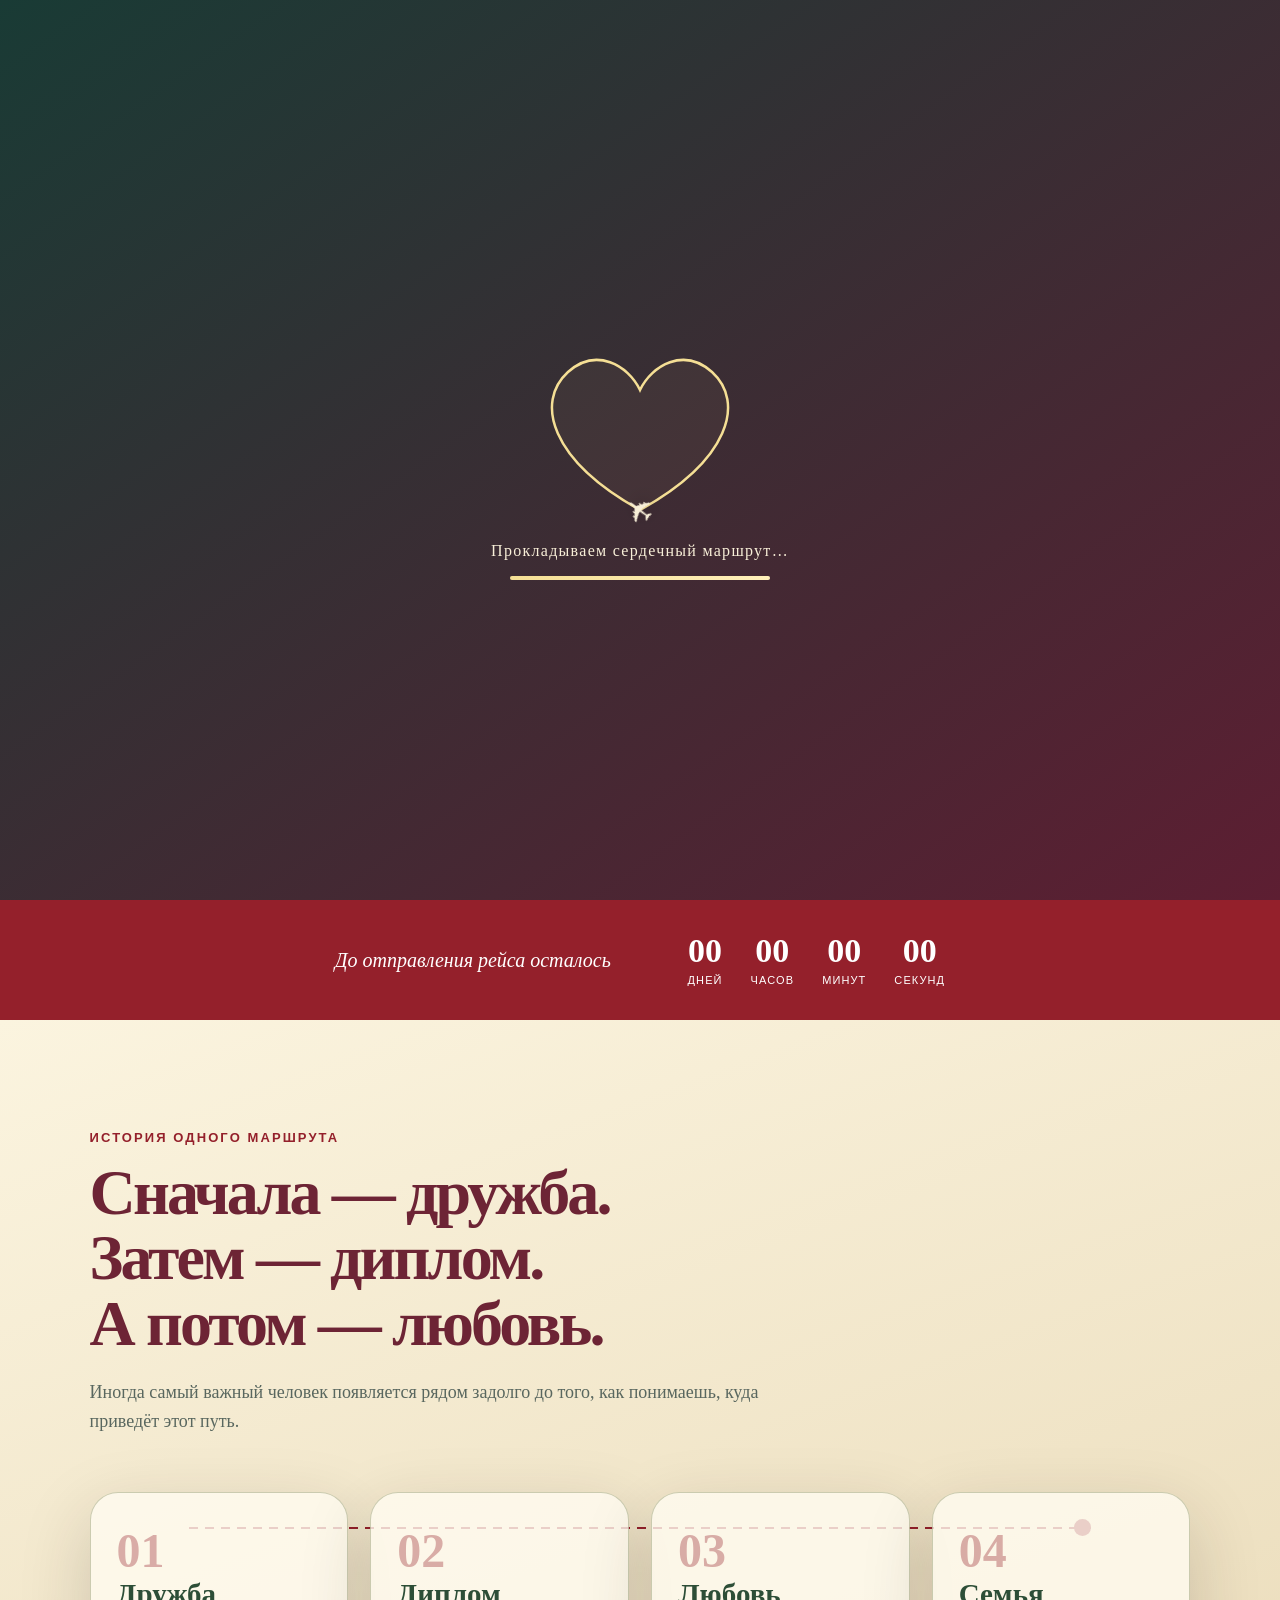
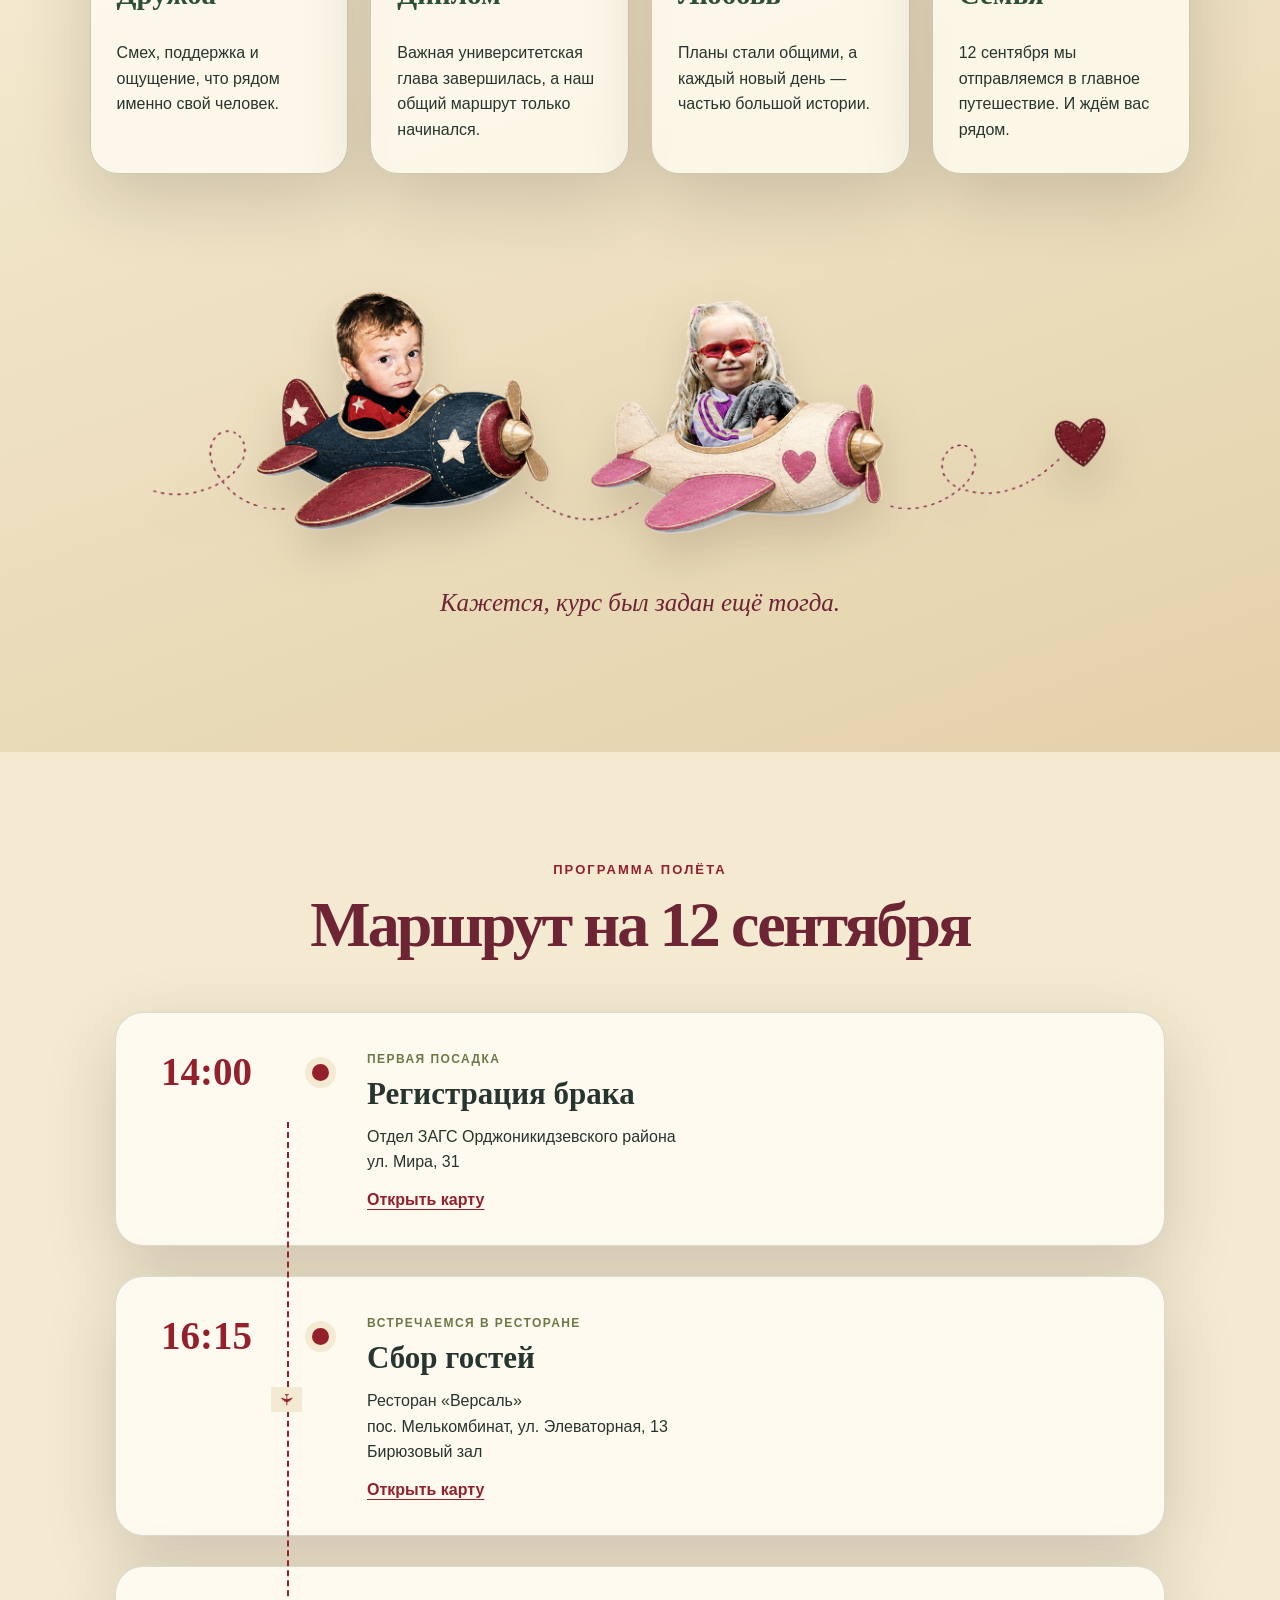
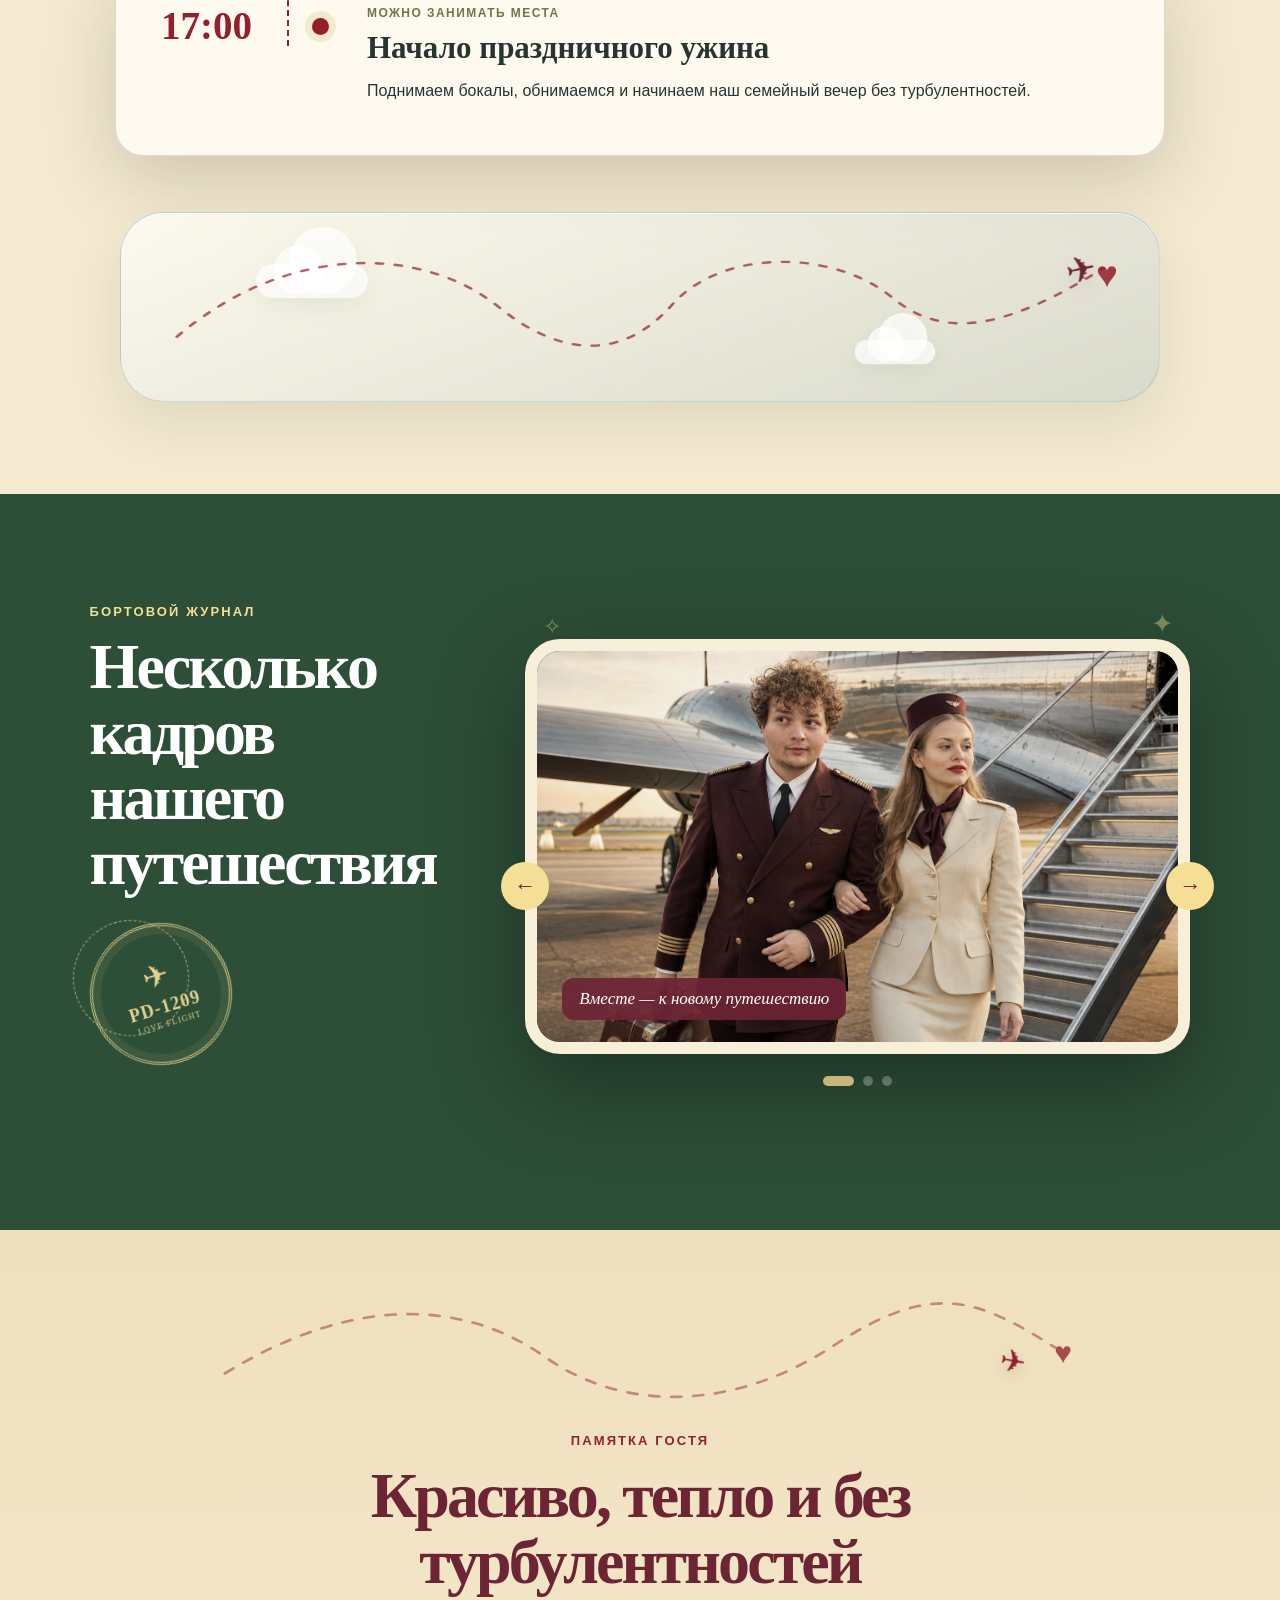
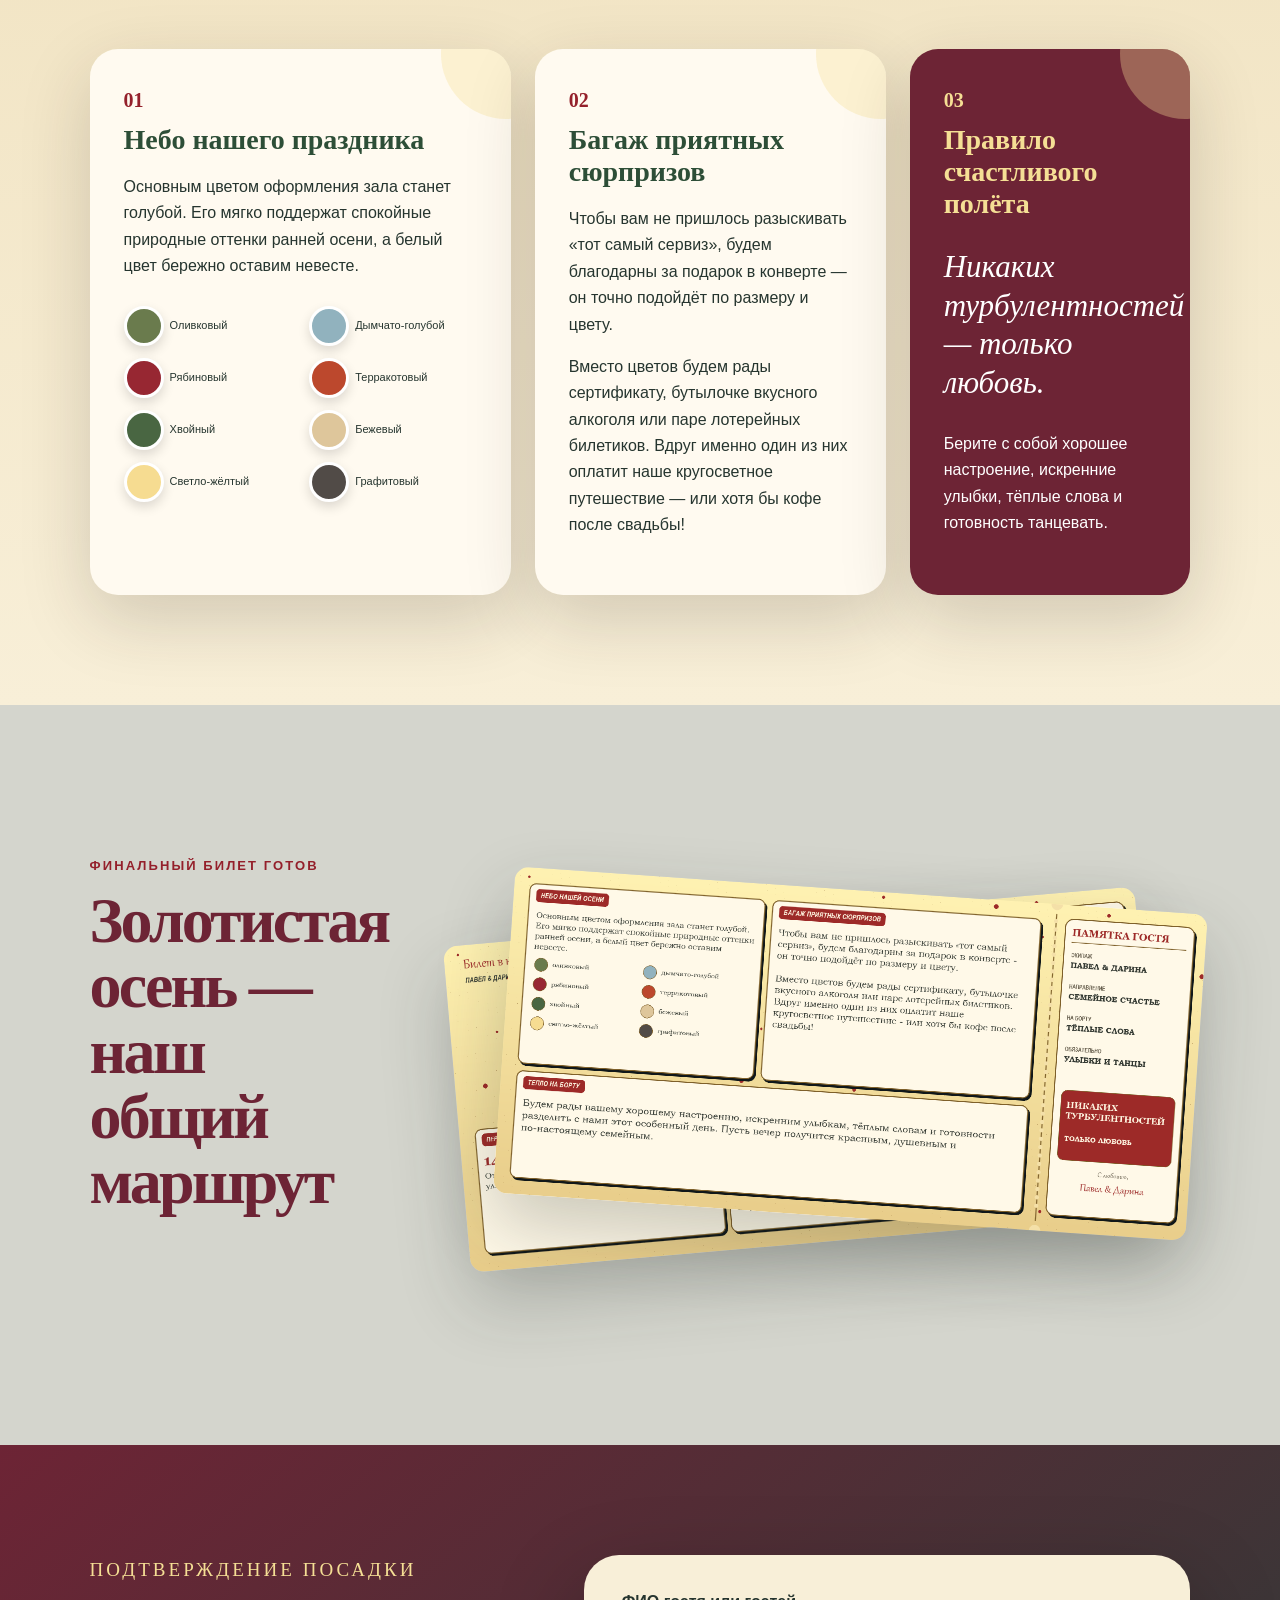
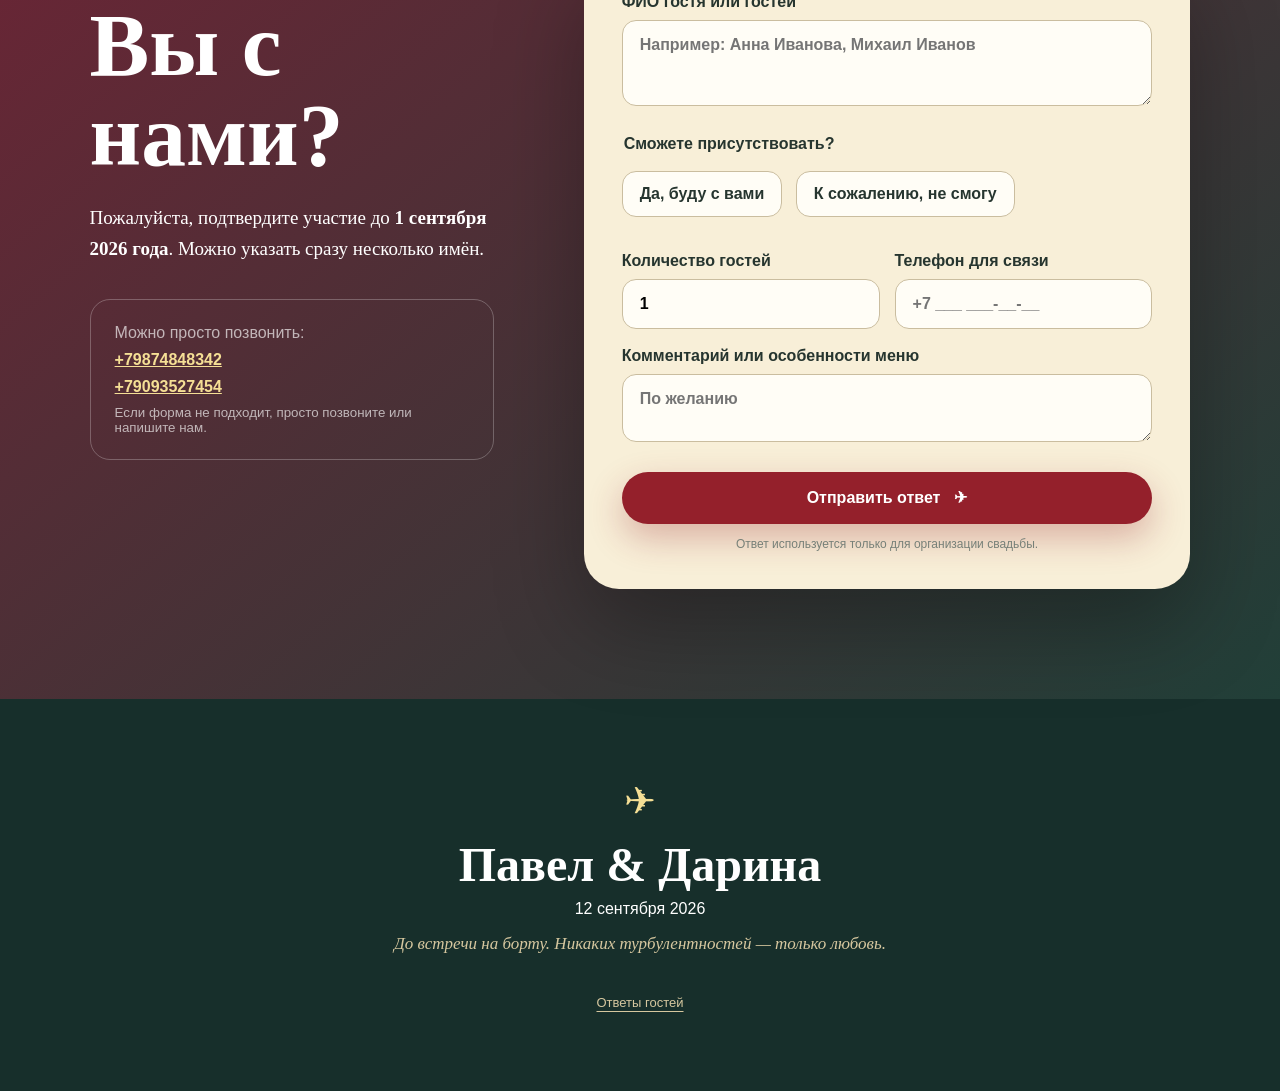
<file: index.html>
<!doctype html>
<html lang="ru">
<head>
  <meta charset="utf-8">
  <meta name="viewport" content="width=device-width, initial-scale=1">
  <meta name="theme-color" content="#6d2435">
  <meta name="description" content="Свадебное приглашение Павла и Дарины — 12 сентября 2026 года">
  <title>Павел & Дарина — свадебный рейс</title>
  <link rel="icon" href="favicon.svg">
  <link rel="stylesheet" href="styles.css">
  <link rel="stylesheet" href="final.css">
  <script defer src="script.js"></script>
</head>
<body>
  <div class="preloader" aria-hidden="true">
    <div class="preloader-heart-wrap">
      <svg class="preloader-heart" viewBox="0 0 240 210" aria-hidden="true">
        <path d="M120 190C30 140 15 82 48 52C76 27 108 45 120 70C132 45 164 27 192 52C225 82 210 140 120 190Z"/>
      </svg>
      <div class="preloader-plane">✈</div>
    </div>
    <p>Прокладываем сердечный маршрут…</p>
    <div class="preloader-progress"><span></span></div>
  </div>

  <header class="site-header">
    <a class="brand" href="#top" aria-label="На главную">P<span>&</span>D</a>
    <button class="menu-toggle" type="button" aria-label="Открыть меню" aria-expanded="false">Меню</button>
    <nav class="nav" aria-label="Основная навигация">
      <a href="#story">Наша история</a>
      <a href="#schedule">Программа</a>
      <a href="#details">Гостям</a>
      <a class="nav-cta" href="#rsvp">Подтвердить участие</a>
    </nav>
  </header>

  <main id="top">
    <section class="hero">
      <div class="hero-glow"></div>
      <div class="hero-copy reveal">
        <p class="eyebrow">Свадебный рейс PD-1209</p>
        <h1>Павел <span>&</span> Дарина</h1>
        <p class="hero-slogan">Курс на семейное счастье</p>
        <div class="date-lockup">
          <strong>12</strong>
          <span>сентября<br>2026</span>
        </div>
        <p class="hero-intro">Приглашаем вас разделить день, с которого начинается наша новая семейная история.</p>
        <div class="hero-actions">
          <a class="button button-primary" href="#rsvp">Я буду на борту</a>
          <a class="button button-ghost" href="#schedule">Посмотреть маршрут</a>
        </div>
      </div>
      <div class="hero-visual reveal" data-delay="120">
        <figure class="hero-photo">
          <img src="pilot-master-autumn.png" alt="Павел и Дарина в образах пилотов">
          <figcaption>Командиры свадебного экипажа</figcaption>
        </figure>
        <div class="boarding-chip chip-one">GATE: FAMILY</div>
        <div class="boarding-chip chip-two">STATUS: IN LOVE</div>
      </div>
      <a class="scroll-hint" href="#story" aria-label="Листать дальше"><span></span>Листайте</a>
    </section>

    <section class="countdown-band" aria-label="Обратный отсчёт">
      <p>До отправления рейса осталось</p>
      <div class="countdown" data-countdown="2026-09-12T14:00:00+05:00">
        <div><strong data-unit="days">00</strong><span>дней</span></div>
        <div><strong data-unit="hours">00</strong><span>часов</span></div>
        <div><strong data-unit="minutes">00</strong><span>минут</span></div>
        <div><strong data-unit="seconds">00</strong><span>секунд</span></div>
      </div>
    </section>

    <section class="story section" id="story">
      <div class="section-heading reveal">
        <p class="eyebrow">История одного маршрута</p>
        <h2>Сначала — дружба.<br>Затем — диплом.<br>А потом — любовь.</h2>
        <p>Иногда самый важный человек появляется рядом задолго до того, как понимаешь, куда приведёт этот путь.</p>
      </div>
      <div class="story-route reveal">
        <div class="route-line"><span></span></div>
        <article><b>01</b><h3>Дружба</h3><p>Смех, поддержка и ощущение, что рядом именно свой человек.</p></article>
        <article><b>02</b><h3>Диплом</h3><p>Важная университетская глава завершилась, а наш общий маршрут только начинался.</p></article>
        <article><b>03</b><h3>Любовь</h3><p>Планы стали общими, а каждый новый день — частью большой истории.</p></article>
        <article><b>04</b><h3>Семья</h3><p>12 сентября мы отправляемся в главное путешествие. И ждём вас рядом.</p></article>
      </div>
      <div class="kids-flight reveal">
        <img src="children-planes.png" alt="Детские Павел и Дарина летят в маленьких самолётиках">
        <p>Кажется, курс был задан ещё тогда.</p>
      </div>
    </section>

    <section class="schedule section" id="schedule">
      <div class="section-heading centered reveal">
        <p class="eyebrow">Программа полёта</p>
        <h2>Маршрут на 12 сентября</h2>
      </div>
      <div class="timeline">
        <article class="event-card reveal">
          <div class="event-time">14:00</div>
          <div><span class="event-label">Первая посадка</span><h3>Регистрация брака</h3><p>Отдел ЗАГС Орджоникидзевского района<br>ул. Мира, 31</p><a target="_blank" rel="noopener" href="https://yandex.ru/maps/?text=Отдел%20ЗАГС%20Орджоникидзевского%20района%20ул.%20Мира%2031">Открыть карту</a></div>
        </article>
        <div class="timeline-plane" aria-hidden="true">✈</div>
        <article class="event-card reveal" data-delay="100">
          <div class="event-time">16:15</div>
          <div><span class="event-label">Встречаемся в ресторане</span><h3>Сбор гостей</h3><p>Ресторан «Версаль»<br>пос. Мелькомбинат, ул. Элеваторная, 13<br>Бирюзовый зал</p><a target="_blank" rel="noopener" href="https://yandex.ru/maps/?text=Ресторан%20Версаль%20Элеваторная%2013%20посёлок%20Мелькомбинат">Открыть карту</a></div>
        </article>
        <article class="event-card reveal" data-delay="160">
          <div class="event-time">17:00</div>
          <div><span class="event-label">Можно занимать места</span><h3>Начало праздничного ужина</h3><p>Поднимаем бокалы, обнимаемся и начинаем наш семейный вечер без турбулентностей.</p></div>
        </article>
      </div>
      <div class="sky-loop reveal" aria-hidden="true">
        <span class="sky-cloud cloud-one"></span>
        <span class="sky-cloud cloud-two"></span>
        <svg viewBox="0 0 1000 210" preserveAspectRatio="none">
          <path d="M35 143 C145 24 280 25 358 105 C420 169 482 174 532 102 C582 30 694 31 753 93 C802 144 860 139 965 55"></path>
        </svg>
        <span class="sky-loop-plane">✈</span>
        <i>♥</i>
      </div>
    </section>

    <section class="gallery section" aria-label="Фотографии">
      <div class="section-heading reveal">
        <p class="eyebrow">Бортовой журнал</p>
        <h2>Несколько кадров<br>нашего путешествия</h2>
        <div class="airmail-stamp" aria-hidden="true">
          <span>✈</span><b>PD-1209</b><small>LOVE FLIGHT</small>
        </div>
      </div>
      <div class="slider reveal" aria-roledescription="карусель">
        <div class="slides">
          <figure class="slide is-active captain-walk-slide"><img src="captains-airport.png" alt="Павел и Дарина идут с чемоданом на фоне самолёта в образах капитанов"><figcaption>Вместе — к новому путешествию</figcaption></figure>
          <figure class="slide"><img src="couple-night.png" alt="Павел и Дарина на вечерней улице"><figcaption>Ночной рейс по любимому городу</figcaption></figure>
          <figure class="slide elevator-slide"><img src="couple-elevator-sharp.png" alt="Павел и Дарина вместе в лифте"><figcaption>Главное — всегда быть рядом</figcaption></figure>
        </div>
        <button class="slider-button prev" type="button" aria-label="Предыдущее фото">←</button>
        <button class="slider-button next" type="button" aria-label="Следующее фото">→</button>
        <div class="slider-dots" aria-label="Выбор фотографии"></div>
      </div>
    </section>

    <section class="details section" id="details">
      <div class="flight-divider reveal" aria-hidden="true">
        <svg viewBox="0 0 900 150" preserveAspectRatio="none">
          <path d="M35 102 C165 10 275 18 355 83 S545 145 645 69 S790 18 865 72"></path>
        </svg>
        <span class="flight-divider-plane">✈</span>
        <i>♥</i>
      </div>
      <div class="section-heading centered reveal">
        <p class="eyebrow">Памятка гостя</p>
        <h2>Красиво, тепло и без турбулентностей</h2>
      </div>
      <div class="detail-grid">
        <article class="detail-card palette-card reveal">
          <span class="card-number">01</span><h3>Небо нашего праздника</h3>
          <p>Основным цветом оформления зала станет голубой. Его мягко поддержат спокойные природные оттенки ранней осени, а белый цвет бережно оставим невесте.</p>
          <div class="palette" aria-label="Рекомендуемые цвета">
            <span style="--color:#6a7b4d" data-name="Оливковый"></span><span style="--color:#91b2be" data-name="Дымчато-голубой"></span><span style="--color:#972732" data-name="Рябиновый"></span><span style="--color:#bc482d" data-name="Терракотовый"></span><span style="--color:#496642" data-name="Хвойный"></span><span style="--color:#dec69b" data-name="Бежевый"></span><span style="--color:#f6dc91" data-name="Светло-жёлтый"></span><span style="--color:#514b47" data-name="Графитовый"></span>
          </div>
        </article>
        <article class="detail-card reveal" data-delay="80">
          <span class="card-number">02</span><h3>Багаж приятных сюрпризов</h3>
          <p>Чтобы вам не пришлось разыскивать «тот самый сервиз», будем благодарны за подарок в конверте — он точно подойдёт по размеру и цвету.</p>
          <p>Вместо цветов будем рады сертификату, бутылочке вкусного алкоголя или паре лотерейных билетиков. Вдруг именно один из них оплатит наше кругосветное путешествие — или хотя бы кофе после свадьбы!</p>
        </article>
        <article class="detail-card turbulence-card reveal" data-delay="160">
          <span class="card-number">03</span><h3>Правило счастливого полёта</h3>
          <blockquote>Никаких турбулентностей — только любовь.</blockquote>
          <p>Берите с собой хорошее настроение, искренние улыбки, тёплые слова и готовность танцевать.</p>
        </article>
      </div>
    </section>

    <section class="tickets section">
      <div class="section-heading reveal">
        <p class="eyebrow">Финальный билет готов</p>
        <h2>Золотистая осень —<br>наш общий маршрут</h2>
      </div>
      <div class="ticket-stack reveal">
        <img src="ticket-golden-final-front.png" alt="Лицевая сторона финального приглашения">
        <img src="ticket-golden-final-back.png" alt="Оборотная сторона финального приглашения">
      </div>
    </section>

    <section class="rsvp section" id="rsvp">
      <div class="rsvp-copy reveal">
        <p class="eyebrow">Подтверждение посадки</p>
        <h2>Вы с нами?</h2>
        <p>Пожалуйста, подтвердите участие до <strong>1 сентября 2026 года</strong>. Можно указать сразу несколько имён.</p>
        <div class="phone-confirm">
          <span>Можно просто позвонить:</span>
          <a data-phone="pavel" href="#">Телефон Павла</a>
          <a data-phone="darina" href="#">Телефон Дарины</a>
          <small>Если форма не подходит, просто позвоните или напишите нам.</small>
        </div>
      </div>
      <form class="rsvp-form reveal" id="rsvpForm" novalidate>
        <div class="form-status" id="formStatus" role="status" aria-live="polite"></div>
        <label>ФИО гостя или гостей<textarea name="names" rows="3" placeholder="Например: Анна Иванова, Михаил Иванов" required></textarea></label>
        <fieldset>
          <legend>Сможете присутствовать?</legend>
          <label class="radio-card"><input type="radio" name="attendance" value="Да, буду" required><span>Да, буду с вами</span></label>
          <label class="radio-card"><input type="radio" name="attendance" value="К сожалению, не смогу"><span>К сожалению, не смогу</span></label>
        </fieldset>
        <div class="form-row">
          <label>Количество гостей<input type="number" name="guestCount" min="1" max="10" value="1"></label>
          <label>Телефон для связи<input type="tel" name="phone" placeholder="+7 ___ ___-__-__"></label>
        </div>
        <label>Комментарий или особенности меню<textarea name="comment" rows="2" placeholder="По желанию"></textarea></label>
        <button class="button button-primary submit-button" type="submit"><span>Отправить ответ</span><b aria-hidden="true">✈</b></button>
        <p class="privacy-note">Ответ используется только для организации свадьбы.</p>
      </form>
      <button class="admin-export" id="exportCsv" type="button" hidden>Скачать локальные ответы CSV</button>
    </section>
  </main>

  <footer>
    <div class="footer-plane">✈</div>
    <h2>Павел & Дарина</h2>
    <p>12 сентября 2026</p>
    <p class="footer-note">До встречи на борту. Никаких турбулентностей — только любовь.</p>
    <a class="admin-link" href="admin.html">Ответы гостей</a>
  </footer>
</body>
</html>
</file>
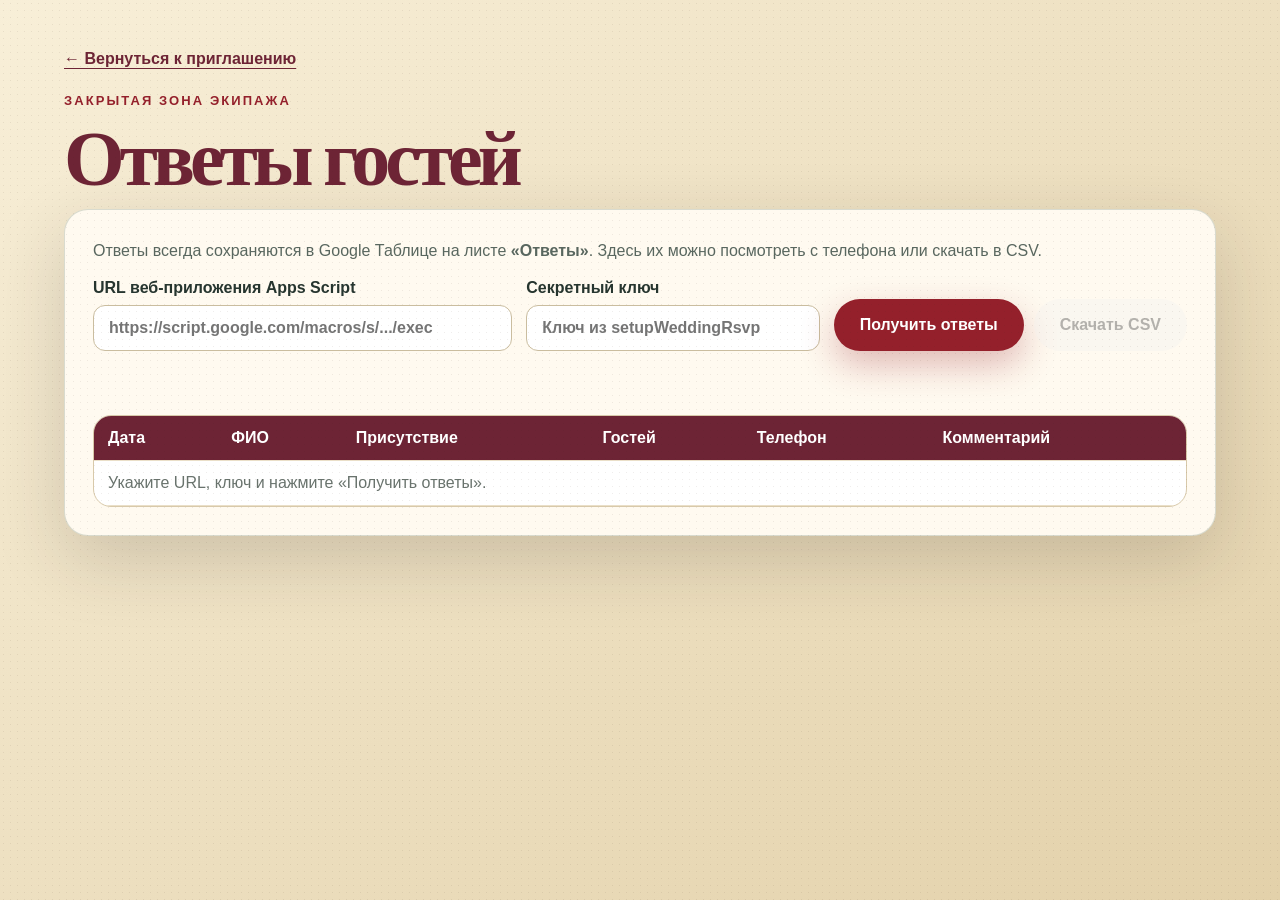
<file: admin.html>
<!doctype html>
<html lang="ru">
<head>
  <meta charset="utf-8">
  <meta name="viewport" content="width=device-width, initial-scale=1">
  <meta name="theme-color" content="#6d2435">
  <meta name="robots" content="noindex,nofollow">
  <title>Ответы гостей — Павел & Дарина</title>
  <link rel="icon" href="favicon.svg">
  <link rel="stylesheet" href="styles.css">
  <link rel="stylesheet" href="final.css">
  <script defer src="admin.js"></script>
</head>
<body class="admin-page">
  <main class="admin-shell">
    <a class="admin-back" href="index.html">← Вернуться к приглашению</a>
    <p class="eyebrow">Закрытая зона экипажа</p>
    <h1>Ответы гостей</h1>
    <section class="admin-panel">
      <p class="admin-note">Ответы всегда сохраняются в Google Таблице на листе <strong>«Ответы»</strong>. Здесь их можно посмотреть с телефона или скачать в CSV.</p>
      <div class="admin-settings">
        <label>URL веб-приложения Apps Script
          <input id="endpoint" type="url" placeholder="https://script.google.com/macros/s/.../exec" autocomplete="url">
        </label>
        <label>Секретный ключ
          <input id="adminKey" type="password" placeholder="Ключ из setupWeddingRsvp" autocomplete="current-password">
        </label>
        <div class="admin-actions">
          <button class="button button-primary" id="loadResponses" type="button">Получить ответы</button>
          <button class="button" id="downloadResponses" type="button" disabled>Скачать CSV</button>
        </div>
      </div>
      <div class="admin-status" id="adminStatus" role="status" aria-live="polite"></div>
      <div class="responses-wrap">
        <table class="responses-table" aria-label="Ответы гостей">
          <thead><tr><th>Дата</th><th>ФИО</th><th>Присутствие</th><th>Гостей</th><th>Телефон</th><th>Комментарий</th></tr></thead>
          <tbody id="responsesBody"><tr><td class="responses-empty" colspan="6">Укажите URL, ключ и нажмите «Получить ответы».</td></tr></tbody>
        </table>
      </div>
    </section>
  </main>
</body>
</html>
</file>
<file: styles.css>
:root{--rowan:#94202b;--wine:#6d2435;--forest:#2d4e37;--olive:#6d7847;--cream:#f8efd8;--beige:#ddc9a6;--yellow:#f5df95;--mist:#b7bab4;--ink:#26352f;--paper:#f5ead1;--shadow:0 24px 70px rgba(45,31,25,.18);--radius:28px}*{box-sizing:border-box}html{scroll-behavior:smooth}body{margin:0;color:var(--ink);background:var(--paper);font-family:"Segoe UI",Arial,sans-serif;overflow-x:hidden}body::before{content:"";position:fixed;inset:0;pointer-events:none;opacity:.25;background-image:radial-gradient(rgba(64,49,35,.35) .55px,transparent .55px);background-size:7px 7px;z-index:20}img{max-width:100%;display:block}a{color:inherit}button,input,textarea{font:inherit}.preloader{position:fixed;inset:0;z-index:1000;display:grid;place-content:center;text-align:center;color:var(--cream);background:linear-gradient(145deg,#193b35,#5d1e32);transition:opacity .65s,visibility .65s}.preloader.is-hidden{opacity:0;visibility:hidden}.preloader-plane{font-size:54px;animation:takeoff 1.5s ease-in-out infinite}.preloader-route{width:180px;height:2px;margin:12px auto;background:repeating-linear-gradient(90deg,var(--yellow) 0 8px,transparent 8px 14px)}.preloader p{font-family:Georgia,serif;letter-spacing:.08em}.site-header{position:fixed;top:0;left:0;right:0;z-index:50;height:76px;padding:0 clamp(20px,5vw,80px);display:flex;align-items:center;justify-content:space-between;color:#fff;transition:.35s}.site-header.is-scrolled{height:64px;color:var(--ink);background:rgba(248,239,216,.92);backdrop-filter:blur(15px);box-shadow:0 8px 30px rgba(34,44,38,.1)}.brand{text-decoration:none;font:800 30px Georgia,serif;letter-spacing:-.06em}.brand span{color:var(--yellow)}.site-header.is-scrolled .brand span{color:var(--rowan)}.nav{display:flex;align-items:center;gap:28px}.nav a{text-decoration:none;font-size:14px;font-weight:700}.nav-cta{padding:11px 18px;border:1px solid currentColor;border-radius:999px}.menu-toggle{display:none;border:0;background:none;color:inherit;font-weight:700}.hero{min-height:100svh;padding:130px clamp(25px,7vw,110px) 90px;display:grid;grid-template-columns:minmax(300px,.9fr) minmax(420px,1.25fr);align-items:center;gap:6vw;position:relative;color:#fff;background:linear-gradient(120deg,rgba(15,46,40,.97),rgba(94,25,46,.9)),url("pilot-master-autumn.png") center/cover;isolation:isolate}.hero::after{content:"";position:absolute;inset:auto 0 0;height:180px;background:linear-gradient(transparent,var(--paper));z-index:-1}.hero-glow{position:absolute;width:440px;height:440px;border-radius:50%;left:-130px;top:17%;background:rgba(245,223,149,.12);filter:blur(15px);z-index:-1}.eyebrow{margin:0 0 15px;color:var(--rowan);font-size:13px;font-weight:900;letter-spacing:.16em;text-transform:uppercase}.hero .eyebrow{color:var(--yellow)}h1,h2,h3,p{margin-top:0}h1{font:700 clamp(53px,7vw,104px)/.92 Georgia,serif;letter-spacing:-.065em;margin-bottom:14px}.hero h1 span{color:var(--yellow);font-style:italic}.hero-slogan{font:italic clamp(25px,3vw,42px)/1.1 Georgia,serif;color:#f7e5a8;margin-bottom:32px}.date-lockup{display:flex;align-items:center;gap:16px;margin:0 0 28px}.date-lockup strong{font:800 78px/.8 Georgia,serif;color:#fff}.date-lockup span{text-transform:uppercase;font-size:15px;font-weight:800;line-height:1.25;letter-spacing:.08em}.hero-intro{max-width:550px;font:20px/1.55 Georgia,serif;color:rgba(255,255,255,.86)}.hero-actions{display:flex;gap:14px;flex-wrap:wrap;margin-top:30px}.button{display:inline-flex;align-items:center;justify-content:center;min-height:52px;padding:0 25px;border:1px solid transparent;border-radius:999px;text-decoration:none;font-weight:800;cursor:pointer;transition:transform .2s,box-shadow .2s,background .2s}.button:hover{transform:translateY(-3px)}.button-primary{color:#fff;background:var(--rowan);box-shadow:0 14px 35px rgba(148,32,43,.3)}.button-ghost{color:#fff;border-color:rgba(255,255,255,.6);background:rgba(255,255,255,.08)}.hero-visual{position:relative}.hero-photo{margin:0;position:relative;padding:12px;background:rgba(249,239,215,.96);border-radius:35px;box-shadow:0 30px 100px rgba(0,0,0,.35);transform:rotate(1.5deg)}.hero-photo img{width:100%;aspect-ratio:3/2;object-fit:cover;border-radius:25px}.hero-photo figcaption{padding:15px 15px 6px;color:var(--wine);font:italic 19px Georgia,serif;text-align:center}.boarding-chip{position:absolute;padding:10px 15px;border-radius:10px;color:var(--ink);background:var(--yellow);font-size:12px;font-weight:900;box-shadow:var(--shadow);animation:float 4s ease-in-out infinite}.chip-one{left:-35px;top:13%}.chip-two{right:-25px;bottom:15%;animation-delay:-2s}.scroll-hint{position:absolute;left:50%;bottom:32px;transform:translateX(-50%);display:flex;gap:9px;align-items:center;color:#fff;text-decoration:none;font-size:12px;letter-spacing:.12em;text-transform:uppercase}.scroll-hint span{width:20px;height:30px;border:1px solid #fff;border-radius:20px;position:relative}.scroll-hint span::after{content:"";position:absolute;width:3px;height:6px;border-radius:2px;background:#fff;left:8px;top:6px;animation:scrollDot 1.5s infinite}.countdown-band{padding:32px clamp(25px,7vw,110px);display:flex;align-items:center;justify-content:center;gap:6vw;color:#fff;background:var(--rowan)}.countdown-band>p{margin:0;font:italic 20px Georgia,serif}.countdown{display:flex;gap:28px}.countdown div{text-align:center}.countdown strong{display:block;font:700 34px Georgia,serif}.countdown span{font-size:11px;text-transform:uppercase;letter-spacing:.1em}.section{padding:110px clamp(25px,7vw,110px);position:relative}.section-heading{max-width:690px;margin-bottom:55px}.section-heading.centered{text-align:center;margin-left:auto;margin-right:auto}.section-heading h2{font:700 clamp(42px,5vw,72px)/1.02 Georgia,serif;letter-spacing:-.045em;margin-bottom:22px;color:var(--wine)}.section-heading>p:last-child{font:18px/1.65 Georgia,serif;color:#59675f}.story{background:linear-gradient(160deg,#fbf4df,#e3d1aa)}.story-route{position:relative;display:grid;grid-template-columns:repeat(3,1fr);gap:34px}.story-route article{position:relative;z-index:1;padding:34px;background:rgba(255,252,240,.8);border:1px solid rgba(109,120,71,.35);border-radius:var(--radius);box-shadow:var(--shadow)}.story-route b{display:block;color:var(--rowan);font:700 48px Georgia,serif;opacity:.35}.story-route h3{font:700 29px Georgia,serif;color:var(--forest)}.story-route p{margin:0;line-height:1.6}.route-line{position:absolute;left:9%;right:9%;top:35px;height:2px;background:repeating-linear-gradient(90deg,var(--rowan) 0 9px,transparent 9px 16px)}.route-line span{position:absolute;width:17px;height:17px;right:0;top:-8px;border-radius:50%;background:var(--rowan)}.kids-flight{margin:65px auto 0;max-width:1050px;text-align:center}.kids-flight img{width:100%;filter:drop-shadow(0 22px 22px rgba(72,52,35,.18))}.kids-flight p{font:italic 25px Georgia,serif;color:var(--wine)}.schedule{background:#f4ead1}.timeline{max-width:1050px;margin:auto;position:relative;display:grid;gap:30px}.timeline::before{content:"";position:absolute;left:88px;top:110px;bottom:110px;border-left:2px dashed var(--rowan)}.event-card{display:grid;grid-template-columns:130px 1fr;gap:36px;padding:36px 45px;background:#fffaf0;border-radius:var(--radius);box-shadow:var(--shadow);border:1px solid rgba(45,78,55,.18)}.event-time{font:700 39px Georgia,serif;color:var(--rowan);position:relative}.event-time::after{content:"";position:absolute;width:17px;height:17px;border-radius:50%;background:var(--rowan);right:30px;top:15px;box-shadow:0 0 0 7px #f4ead1}.event-label{font-size:12px;font-weight:900;letter-spacing:.12em;text-transform:uppercase;color:var(--olive)}.event-card h3{font:700 31px Georgia,serif;margin:9px 0 12px}.event-card p{line-height:1.6}.event-card a{display:inline-block;color:var(--rowan);font-weight:800;text-underline-offset:4px}.timeline-plane{position:absolute;left:75px;top:50%;padding:6px;color:var(--rowan);background:#f4ead1;transform:rotate(90deg)}.gallery{display:grid;grid-template-columns:.65fr 1.35fr;gap:7vw;align-items:center;background:var(--forest);color:#fff}.gallery .eyebrow{color:var(--yellow)}.gallery .section-heading h2,.gallery .section-heading>p:last-child{color:#fff}.slider{position:relative;min-width:0}.slides{position:relative;aspect-ratio:16/10;overflow:hidden;border:12px solid var(--cream);border-radius:35px;box-shadow:0 30px 90px rgba(0,0,0,.35)}.slide{position:absolute;inset:0;margin:0;opacity:0;transform:scale(1.04);transition:opacity .7s,transform .9s}.slide.is-active{opacity:1;transform:scale(1)}.slide img{width:100%;height:100%;object-fit:cover}.slide figcaption{position:absolute;left:25px;bottom:22px;padding:11px 17px;border-radius:12px;background:rgba(109,36,53,.92);font:italic 17px Georgia,serif}.slider-button{position:absolute;top:50%;width:48px;height:48px;border:0;border-radius:50%;color:var(--wine);background:var(--yellow);font-size:22px;cursor:pointer;z-index:2}.slider-button.prev{left:-24px}.slider-button.next{right:-24px}.slider-dots{display:flex;justify-content:center;gap:9px;margin-top:22px}.slider-dots button{width:10px;height:10px;padding:0;border:0;border-radius:50%;background:rgba(255,255,255,.35);cursor:pointer}.slider-dots button.is-active{width:31px;border-radius:10px;background:var(--yellow)}.details{background:linear-gradient(#efe0bc,#f8efd8)}.detail-grid{display:grid;grid-template-columns:1.2fr 1fr .8fr;gap:24px}.detail-card{position:relative;padding:40px 34px;border-radius:var(--radius);background:#fffaf0;box-shadow:var(--shadow);overflow:hidden}.detail-card::after{content:"";position:absolute;width:130px;height:130px;right:-60px;top:-60px;border-radius:50%;background:var(--yellow);opacity:.35}.card-number{display:block;color:var(--rowan);font:700 20px Georgia,serif}.detail-card h3{font:700 28px Georgia,serif;color:var(--forest);margin:12px 0 18px}.detail-card p{line-height:1.65}.palette{display:grid;grid-template-columns:repeat(4,1fr);gap:15px;margin-top:28px}.palette span{display:block;aspect-ratio:1;border-radius:50%;background:var(--color);border:4px solid #fff;box-shadow:0 6px 14px rgba(0,0,0,.15);position:relative}.palette span::after{content:attr(data-name);position:absolute;left:50%;top:110%;transform:translateX(-50%);font-size:9px;white-space:nowrap}.turbulence-card{color:#fff;background:var(--wine)}.turbulence-card h3,.turbulence-card .card-number{color:var(--yellow)}.turbulence-card blockquote{margin:28px 0;font:italic 31px/1.25 Georgia,serif}.tickets{display:grid;grid-template-columns:.55fr 1.45fr;align-items:center;gap:5vw;background:#d4d5cd;overflow:hidden}.ticket-stack{position:relative;min-height:480px}.ticket-stack img{position:absolute;width:88%;left:7%;top:13%;border-radius:14px;box-shadow:0 30px 70px rgba(39,47,42,.24);transition:transform .45s}.ticket-stack img:nth-child(1){transform:rotate(-7deg) translate(-4%,10%)}.ticket-stack img:nth-child(2){transform:rotate(5deg) translate(5%,-4%)}.ticket-stack img:nth-child(3){transform:rotate(-1deg)}.ticket-stack:hover img:nth-child(1){transform:rotate(-10deg) translate(-12%,14%)}.ticket-stack:hover img:nth-child(2){transform:rotate(9deg) translate(12%,-7%)}.rsvp{display:grid;grid-template-columns:.8fr 1.2fr;gap:7vw;background:linear-gradient(140deg,#6d2435,#213f38);color:#fff}.rsvp .eyebrow{color:var(--yellow)}.rsvp h2{font:700 clamp(55px,7vw,96px)/1 Georgia,serif;margin-bottom:24px}.rsvp-copy>p{font:19px/1.6 Georgia,serif}.phone-confirm{margin-top:35px;padding:24px;border:1px solid rgba(255,255,255,.25);border-radius:20px;display:grid;gap:9px}.phone-confirm span,.phone-confirm small{color:rgba(255,255,255,.65)}.phone-confirm a{font-weight:800;color:var(--yellow)}.rsvp-form{padding:38px;background:var(--cream);color:var(--ink);border-radius:35px;box-shadow:0 35px 90px rgba(0,0,0,.3)}.rsvp-form label,.rsvp-form legend{display:block;font-weight:800;margin-bottom:18px}.rsvp-form input,.rsvp-form textarea{width:100%;margin-top:9px;padding:15px 17px;border:1px solid #cabd9f;border-radius:14px;background:#fffdf6;outline:none}.rsvp-form input:focus,.rsvp-form textarea:focus{border-color:var(--rowan);box-shadow:0 0 0 3px rgba(148,32,43,.12)}fieldset{padding:0;border:0;margin:25px 0}.radio-card{display:inline-flex!important;margin:0 9px 10px 0!important}.radio-card input{position:absolute;opacity:0;width:auto}.radio-card span{padding:13px 17px;border:1px solid #cabd9f;border-radius:14px;background:#fffdf6}.radio-card input:checked+span{color:#fff;border-color:var(--rowan);background:var(--rowan)}.form-row{display:grid;grid-template-columns:1fr 1fr;gap:15px}.submit-button{border:0;width:100%;margin-top:8px;gap:14px}.submit-button b{transition:transform .35s}.submit-button:hover b{transform:translateX(8px)}.privacy-note{margin:13px 0 0;text-align:center;font-size:12px;color:#778078}.form-status{display:none;padding:14px 16px;margin-bottom:18px;border-radius:12px;background:#e4ecd9}.form-status.is-visible{display:block}.admin-export{margin-top:20px}.reveal{opacity:0;transform:translateY(32px);transition:opacity .8s ease,transform .8s ease}.reveal.is-visible{opacity:1;transform:none}footer{padding:80px 25px;text-align:center;color:#fff;background:#172f2b}footer h2{font:700 48px Georgia,serif;margin:14px 0 8px}.footer-plane{font-size:38px;color:var(--yellow);animation:float 3s infinite}.footer-note{font:italic 17px Georgia,serif;color:#d6c79f}@keyframes takeoff{50%{transform:translate(45px,-12px) rotate(-5deg)}}@keyframes float{50%{transform:translateY(-9px)}}@keyframes scrollDot{to{transform:translateY(12px);opacity:0}}@media(max-width:950px){.nav{position:fixed;top:64px;left:15px;right:15px;padding:25px;display:none;flex-direction:column;color:var(--ink);background:var(--cream);border-radius:20px;box-shadow:var(--shadow)}.nav.is-open{display:flex}.menu-toggle{display:block}.hero{grid-template-columns:1fr;padding-top:120px}.hero-visual{max-width:720px}.scroll-hint{display:none}.story-route,.detail-grid{grid-template-columns:1fr}.route-line{display:none}.gallery,.tickets,.rsvp{grid-template-columns:1fr}.ticket-stack{min-height:420px}.rsvp-copy{max-width:680px}.countdown-band{flex-direction:column;gap:20px}.gallery{gap:15px}}@media(max-width:620px){.section{padding:80px 20px}.hero{padding:110px 20px 75px}.hero-actions{display:grid}.button{width:100%}.date-lockup strong{font-size:62px}.countdown{gap:14px}.countdown strong{font-size:26px}.story-route{gap:15px}.event-card{grid-template-columns:1fr;padding:28px}.event-time::after,.timeline::before,.timeline-plane{display:none}.gallery{padding-left:20px;padding-right:20px}.slider-button.prev{left:8px}.slider-button.next{right:8px}.details{padding-bottom:100px}.palette{grid-template-columns:repeat(4,1fr)}.ticket-stack{min-height:300px}.ticket-stack img{width:100%;left:0;top:18%}.rsvp-form{padding:25px}.form-row{grid-template-columns:1fr}.radio-card{display:flex!important}.radio-card span{width:100%}.site-header{padding:0 20px}.hero-photo{transform:none}.boarding-chip{display:none}}@media(prefers-reduced-motion:reduce){*{scroll-behavior:auto!important;animation:none!important;transition:none!important}.reveal{opacity:1;transform:none}}
</file>
<file: final.css>
/* Финальная синхронизация приглашения и лендинга */
html,body{width:100%;max-width:100%;overflow-x:clip}
.preloader{min-height:100dvh;padding:24px}.preloader-heart-wrap{position:relative;width:240px;height:210px;margin:0 auto 8px}.preloader-heart{position:absolute;inset:0;width:100%;height:100%;overflow:visible}.preloader-heart path{fill:rgba(245,223,149,.04);stroke:var(--yellow);stroke-width:2.5;stroke-linecap:round;stroke-dasharray:690;stroke-dashoffset:690;animation:drawHeart 3.1s ease forwards}.preloader-plane{position:absolute;left:0;top:0;font-size:34px;line-height:1;offset-path:path("M120 190C30 140 15 82 48 52C76 27 108 45 120 70C132 45 164 27 192 52C225 82 210 140 120 190Z");offset-distance:0%;offset-rotate:auto 8deg;animation:heartFlight 3.1s cubic-bezier(.4,0,.2,1) forwards;filter:drop-shadow(0 5px 9px rgba(0,0,0,.25))}.preloader p{margin:4px 0 16px;font-size:16px}.preloader-progress{width:min(260px,72vw);height:4px;margin:auto;overflow:hidden;border-radius:999px;background:rgba(255,255,255,.15)}.preloader-progress span{display:block;width:100%;height:100%;transform:translateX(-100%);background:linear-gradient(90deg,var(--yellow),#fff0ba);animation:loadProgress 3.1s ease forwards}
.story-route{grid-template-columns:repeat(4,minmax(0,1fr));gap:22px}.story-route article{min-width:0;padding:30px 26px}.story-route h3,.story-route p,.event-card h3,.event-card p,.detail-card p{overflow-wrap:anywhere}.elevator-slide img{object-position:center 28%}
.palette{grid-template-columns:repeat(2,minmax(0,1fr));gap:12px 18px;margin-top:26px}.palette span{display:grid;grid-template-columns:36px minmax(0,1fr);align-items:center;gap:10px;min-width:0;aspect-ratio:auto;border:0;border-radius:0;background:none;box-shadow:none}.palette span::before{content:"";display:block;width:34px;height:34px;border:3px solid #fff;border-radius:50%;background:var(--color);box-shadow:0 5px 12px rgba(0,0,0,.14)}.palette span::after{content:attr(data-name);position:static;transform:none;font-size:11px;line-height:1.2;white-space:normal}
.captain-walk-slide img{object-position:center 42%}.flight-divider{position:relative;width:min(900px,92vw);height:130px;margin:-55px auto 18px;pointer-events:none}.flight-divider svg{position:absolute;inset:0;width:100%;height:100%;overflow:visible}.flight-divider path{fill:none;stroke:rgba(148,32,43,.58);stroke-width:3;stroke-linecap:round;stroke-dasharray:10 12;stroke-dashoffset:170;opacity:.35}.flight-divider-plane{position:absolute;left:2%;top:66%;color:var(--rowan);font-size:31px;filter:drop-shadow(0 6px 8px rgba(109,36,53,.25));transform:rotate(-17deg)}.flight-divider i{position:absolute;right:2%;top:39%;color:var(--rowan);font:700 30px Georgia,serif;opacity:.78}.flight-divider.is-visible path{animation:routeDraw 2.7s ease-out forwards}.flight-divider.is-visible .flight-divider-plane{animation:dividerFlight 2.7s cubic-bezier(.35,.05,.22,1) forwards}.event-card.reveal:nth-of-type(odd){transform:translateX(-38px)}.event-card.reveal:nth-of-type(even){transform:translateX(38px)}.event-card.reveal.is-visible,.detail-card.reveal.is-visible{transform:none}.detail-card.reveal{transform:translateY(35px) scale(.985)}
.sky-loop{position:relative;width:min(1040px,100%);height:190px;margin:56px auto -18px;overflow:hidden;border:1px solid rgba(121,169,197,.38);border-radius:44px;background:linear-gradient(160deg,rgba(255,253,244,.82),rgba(145,178,190,.28));box-shadow:inset 0 1px rgba(255,255,255,.8),0 22px 50px rgba(72,76,64,.11)}.sky-loop svg{position:absolute;inset:12px 2%;width:96%;height:calc(100% - 24px)}.sky-loop path{fill:none;stroke:var(--rowan);stroke-width:3;stroke-linecap:round;stroke-dasharray:7 12;stroke-dashoffset:230;opacity:.26}.sky-loop-plane{position:absolute;left:3%;top:63%;color:var(--wine);font-size:36px;transform:rotate(-24deg);filter:drop-shadow(0 7px 9px rgba(109,36,53,.22))}.sky-loop i{position:absolute;right:4%;top:21%;color:var(--rowan);font:700 37px Georgia,serif;opacity:.15;transform:scale(.7)}.sky-cloud{position:absolute;width:112px;height:34px;border-radius:999px;background:rgba(255,255,255,.72);filter:drop-shadow(0 9px 12px rgba(45,78,55,.08))}.sky-cloud::before,.sky-cloud::after{content:"";position:absolute;bottom:3px;border-radius:50%;background:inherit}.sky-cloud::before{width:50px;height:50px;left:18px}.sky-cloud::after{width:68px;height:68px;right:11px}.cloud-one{left:13%;top:51px}.cloud-two{right:20%;bottom:32px;transform:scale(.72)}.sky-loop.is-visible path{animation:skyRouteDraw 3.8s ease-out forwards}.sky-loop.is-visible .sky-loop-plane{animation:skyRouteFlight 3.8s cubic-bezier(.32,.02,.22,1) forwards}.sky-loop.is-visible i{animation:heartArrival 1s 3.2s ease forwards}.sky-loop.is-visible .cloud-one{animation:cloudDrift 6s ease-in-out infinite}.sky-loop.is-visible .cloud-two{animation:cloudDrift 7s -2s ease-in-out infinite reverse}
.airmail-stamp{width:142px;height:142px;margin-top:28px;display:grid;place-content:center;text-align:center;border:3px double rgba(245,223,149,.9);border-radius:50%;color:var(--yellow);font-family:Georgia,serif;line-height:1;opacity:0;transform:rotate(-17deg) scale(.65);box-shadow:inset 0 0 0 8px rgba(245,223,149,.08)}.airmail-stamp::before{content:"";position:absolute;width:114px;height:114px;margin:-14px;border:1px dashed rgba(245,223,149,.7);border-radius:50%}.airmail-stamp span{font-size:31px;margin-bottom:7px}.airmail-stamp b{font-size:18px;letter-spacing:.06em}.airmail-stamp small{margin-top:5px;font-size:8px;letter-spacing:.16em}.section-heading.is-visible .airmail-stamp{animation:stampLanding .9s .35s cubic-bezier(.2,.85,.3,1.2) forwards}.slider::before,.slider::after{content:"✦";position:absolute;z-index:3;color:var(--yellow);font-size:27px;pointer-events:none;opacity:.4}.slider::before{right:16px;top:-31px}.slider::after{content:"✧";left:18px;top:-25px;font-size:22px}.slider.is-visible::before{animation:sparklePulse 2.4s .2s ease-in-out infinite}.slider.is-visible::after{animation:sparklePulse 2.4s 1.1s ease-in-out infinite}
.ticket-stack{min-height:520px}.ticket-stack img{width:94%;left:3%;top:16%}.ticket-stack img:nth-child(1){transform:rotate(-5deg) translate(-3%,5%)}.ticket-stack img:nth-child(2){transform:rotate(4deg) translate(4%,-3%)}.ticket-stack img:nth-child(3){display:none}.ticket-stack:hover img:nth-child(1){transform:rotate(-7deg) translate(-8%,8%)}.ticket-stack:hover img:nth-child(2){transform:rotate(6deg) translate(8%,-5%)}
.admin-link{display:inline-block;margin-top:24px;color:#d6c79f;text-underline-offset:4px;font-size:13px}.admin-page{min-height:100vh;padding:50px clamp(18px,5vw,70px);background:linear-gradient(145deg,#f8efd8,#e3d1aa)}.admin-shell{max-width:1180px;margin:auto}.admin-shell h1{color:var(--wine);font-size:clamp(42px,7vw,78px)}.admin-panel{padding:28px;border:1px solid rgba(45,78,55,.18);border-radius:24px;background:#fffaf0;box-shadow:var(--shadow)}.admin-settings{display:grid;grid-template-columns:1fr .7fr auto;gap:14px;align-items:end}.admin-settings label{font-weight:700}.admin-settings input{width:100%;margin-top:8px;padding:13px 15px;border:1px solid #cabd9f;border-radius:12px;background:#fff}.admin-actions{display:flex;gap:10px;flex-wrap:wrap}.responses-wrap{margin-top:24px;overflow:auto;border-radius:18px;border:1px solid #d8c9aa;background:#fff}.responses-table{width:100%;min-width:920px;border-collapse:collapse}.responses-table th,.responses-table td{padding:13px 14px;border-bottom:1px solid #eadfc8;text-align:left;vertical-align:top}.responses-table th{position:sticky;top:0;color:#fff;background:var(--wine)}.responses-empty{padding:32px;text-align:center;color:#69736d}.admin-status{min-height:24px;margin:16px 0 0;color:var(--wine);font-weight:700}.admin-note{line-height:1.6;color:#59675f}.admin-back{display:inline-block;margin-bottom:25px;color:var(--wine);font-weight:800;text-underline-offset:4px}
@keyframes heartFlight{0%{offset-distance:0%;opacity:0}8%{opacity:1}100%{offset-distance:100%;opacity:1}}@keyframes drawHeart{to{stroke-dashoffset:0}}@keyframes loadProgress{to{transform:translateX(0)}}@keyframes routeDraw{from{stroke-dashoffset:170;opacity:.15}to{stroke-dashoffset:0;opacity:.8}}@keyframes dividerFlight{0%{left:2%;top:66%;transform:rotate(-17deg)}24%{left:24%;top:10%;transform:rotate(-25deg)}52%{left:48%;top:58%;transform:rotate(18deg)}76%{left:72%;top:8%;transform:rotate(-20deg)}100%{left:90%;top:44%;transform:rotate(10deg)}}@keyframes skyRouteDraw{from{stroke-dashoffset:230;opacity:.2}to{stroke-dashoffset:0;opacity:.72}}@keyframes skyRouteFlight{0%{left:3%;top:63%;transform:rotate(-24deg)}22%{left:22%;top:17%;transform:rotate(-19deg)}43%{left:40%;top:58%;transform:rotate(20deg)}64%{left:60%;top:16%;transform:rotate(-16deg)}82%{left:76%;top:48%;transform:rotate(16deg)}100%{left:91%;top:19%;transform:rotate(-12deg)}}@keyframes heartArrival{0%{opacity:.15;transform:scale(.7)}55%{opacity:1;transform:scale(1.34)}100%{opacity:.86;transform:scale(1)}}@keyframes cloudDrift{50%{transform:translateX(20px) translateY(-5px)}}@keyframes stampLanding{0%{opacity:0;transform:rotate(-31deg) scale(.42)}70%{opacity:1;transform:rotate(-13deg) scale(1.08)}100%{opacity:.92;transform:rotate(-17deg) scale(1)}}@keyframes sparklePulse{50%{opacity:1;transform:scale(1.35) rotate(18deg)}}
@media(max-width:950px){.story-route{grid-template-columns:1fr 1fr}.admin-settings{grid-template-columns:1fr 1fr}.admin-actions{grid-column:1/-1}}
@media(min-width:621px){.timeline::before{left:172px}.event-card{grid-template-columns:170px 1fr}.event-time::after{left:151px;right:auto}.timeline-plane{left:159px}}
@media(max-width:620px){.preloader-heart-wrap{width:210px;height:184px;transform:scale(.9)}.story-route{grid-template-columns:1fr}.event-card{gap:10px}.event-time{font-size:36px}.palette{grid-template-columns:1fr}.ticket-stack{min-height:250px}.ticket-stack img{top:12%}.ticket-stack img:nth-child(1){transform:rotate(-2deg) translate(-1%,4%)}.ticket-stack img:nth-child(2){transform:rotate(2deg) translate(1%,-2%)}.ticket-stack:hover img:nth-child(1){transform:rotate(-2deg) translate(-1%,4%)}.ticket-stack:hover img:nth-child(2){transform:rotate(2deg) translate(1%,-2%)}.admin-page{padding:24px 14px}.admin-panel{padding:18px}.admin-settings{grid-template-columns:1fr}.admin-actions{grid-column:auto}.admin-actions .button{width:100%}.slider{width:100%;min-width:0;display:grid;grid-template-columns:52px minmax(0,1fr) 52px;grid-template-areas:"slides slides slides" "prev dots next";align-items:center;gap:12px 8px}.slides{grid-area:slides;border-width:7px;border-radius:22px}.slider-button{position:static;width:44px;height:44px;margin:0;transform:none}.slider-button:hover{transform:none}.slider-button.prev{grid-area:prev;justify-self:start}.slider-button.next{grid-area:next;justify-self:end}.slider-dots{grid-area:dots;margin:0;min-height:44px;align-items:center}.flight-divider{height:92px;margin:-28px auto 5px}.flight-divider-plane{font-size:24px}.flight-divider i{font-size:23px}.event-card.reveal:nth-of-type(odd),.event-card.reveal:nth-of-type(even){transform:translateY(28px)}.event-card.reveal.is-visible{transform:none}.hero{background-position:center,68% 14%;background-size:cover,auto 48%;background-repeat:no-repeat}.hero-photo img{height:auto;aspect-ratio:auto;object-fit:contain;object-position:center}.sky-loop{height:132px;margin:38px auto -8px;border-radius:28px}.sky-loop-plane{font-size:27px}.sky-loop i{font-size:28px}.sky-cloud{transform:scale(.58)}.cloud-one{left:4%;top:38px}.cloud-two{right:7%;bottom:17px;transform:scale(.48)}.airmail-stamp{width:118px;height:118px;margin-top:22px}.airmail-stamp::before{width:94px;height:94px;margin:-12px}.airmail-stamp span{font-size:25px}.airmail-stamp b{font-size:15px}.slider::before{right:12px;top:-24px}.slider::after{left:12px;top:-20px}}
@media(prefers-reduced-motion:reduce){.preloader-heart path{stroke-dashoffset:0}.preloader-plane{offset-distance:100%}.preloader-progress span{transform:none}}
.airmail-stamp{position:relative}
</file>
